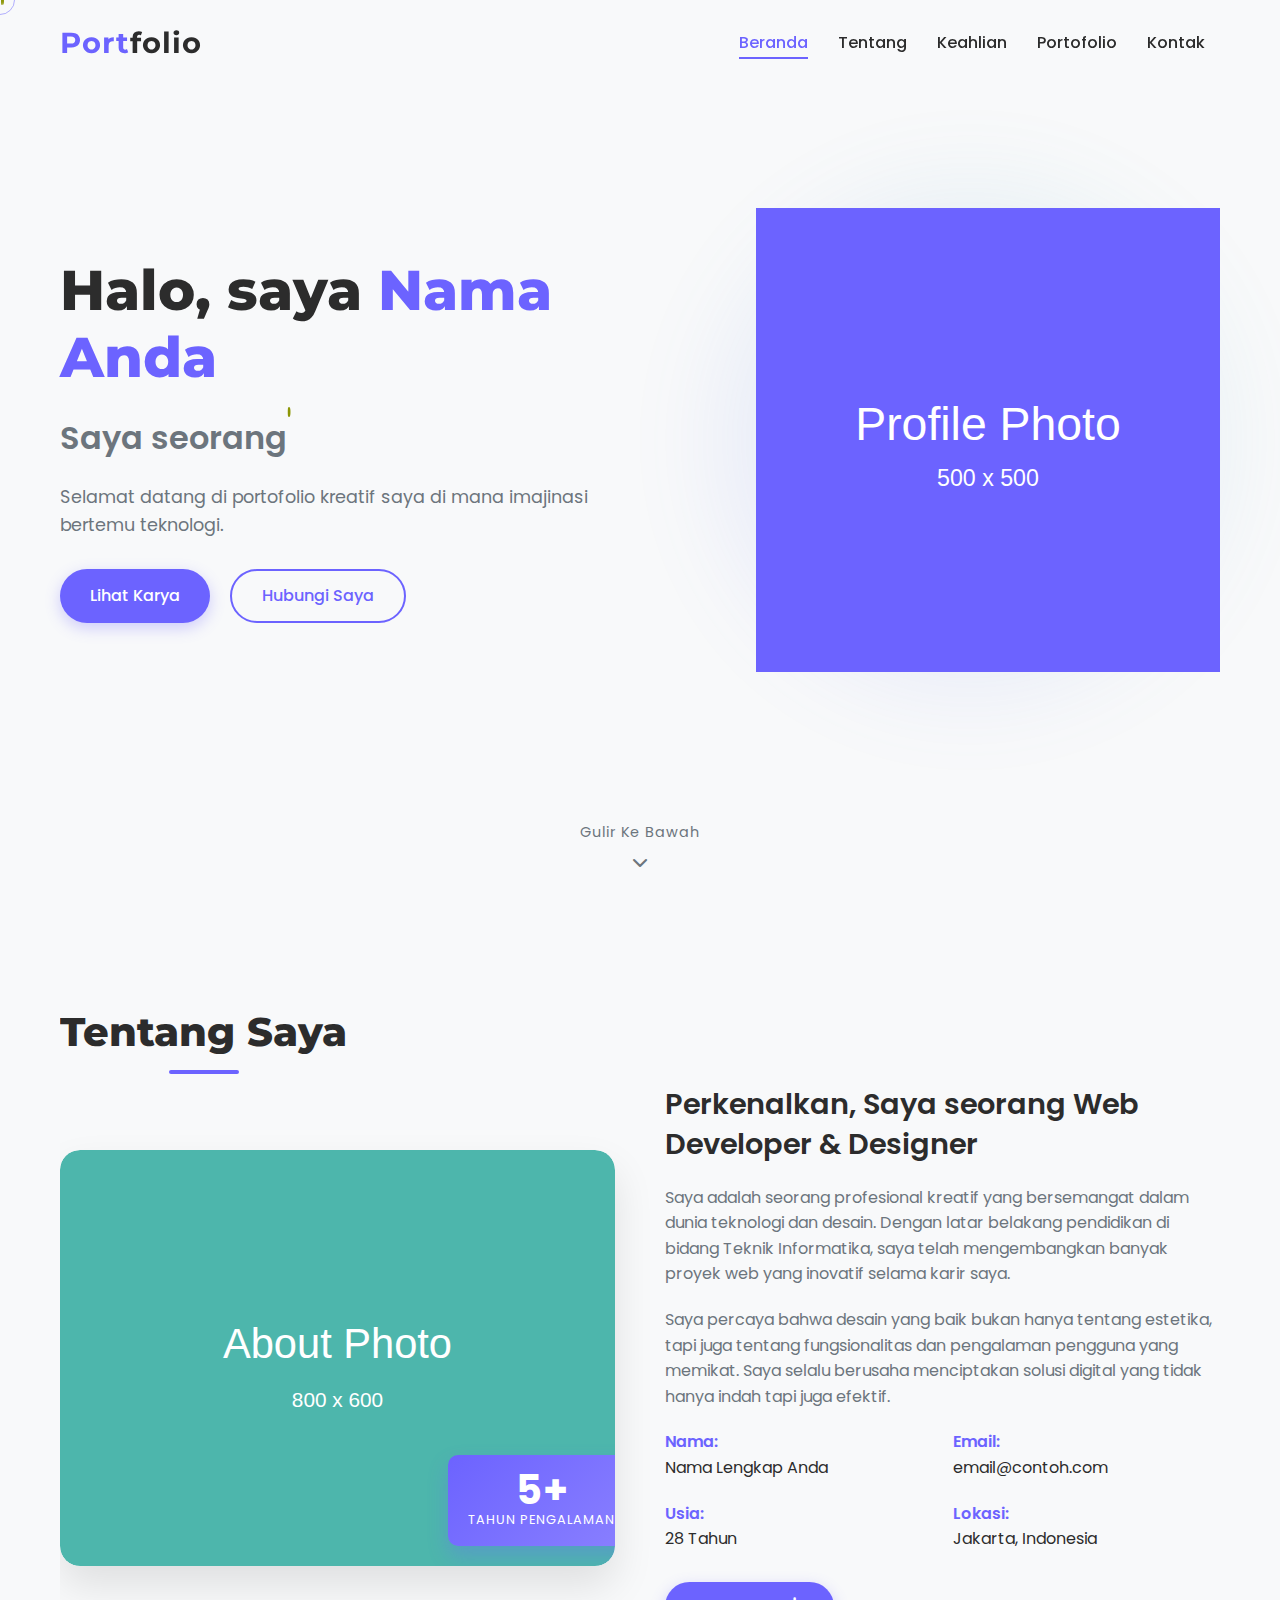
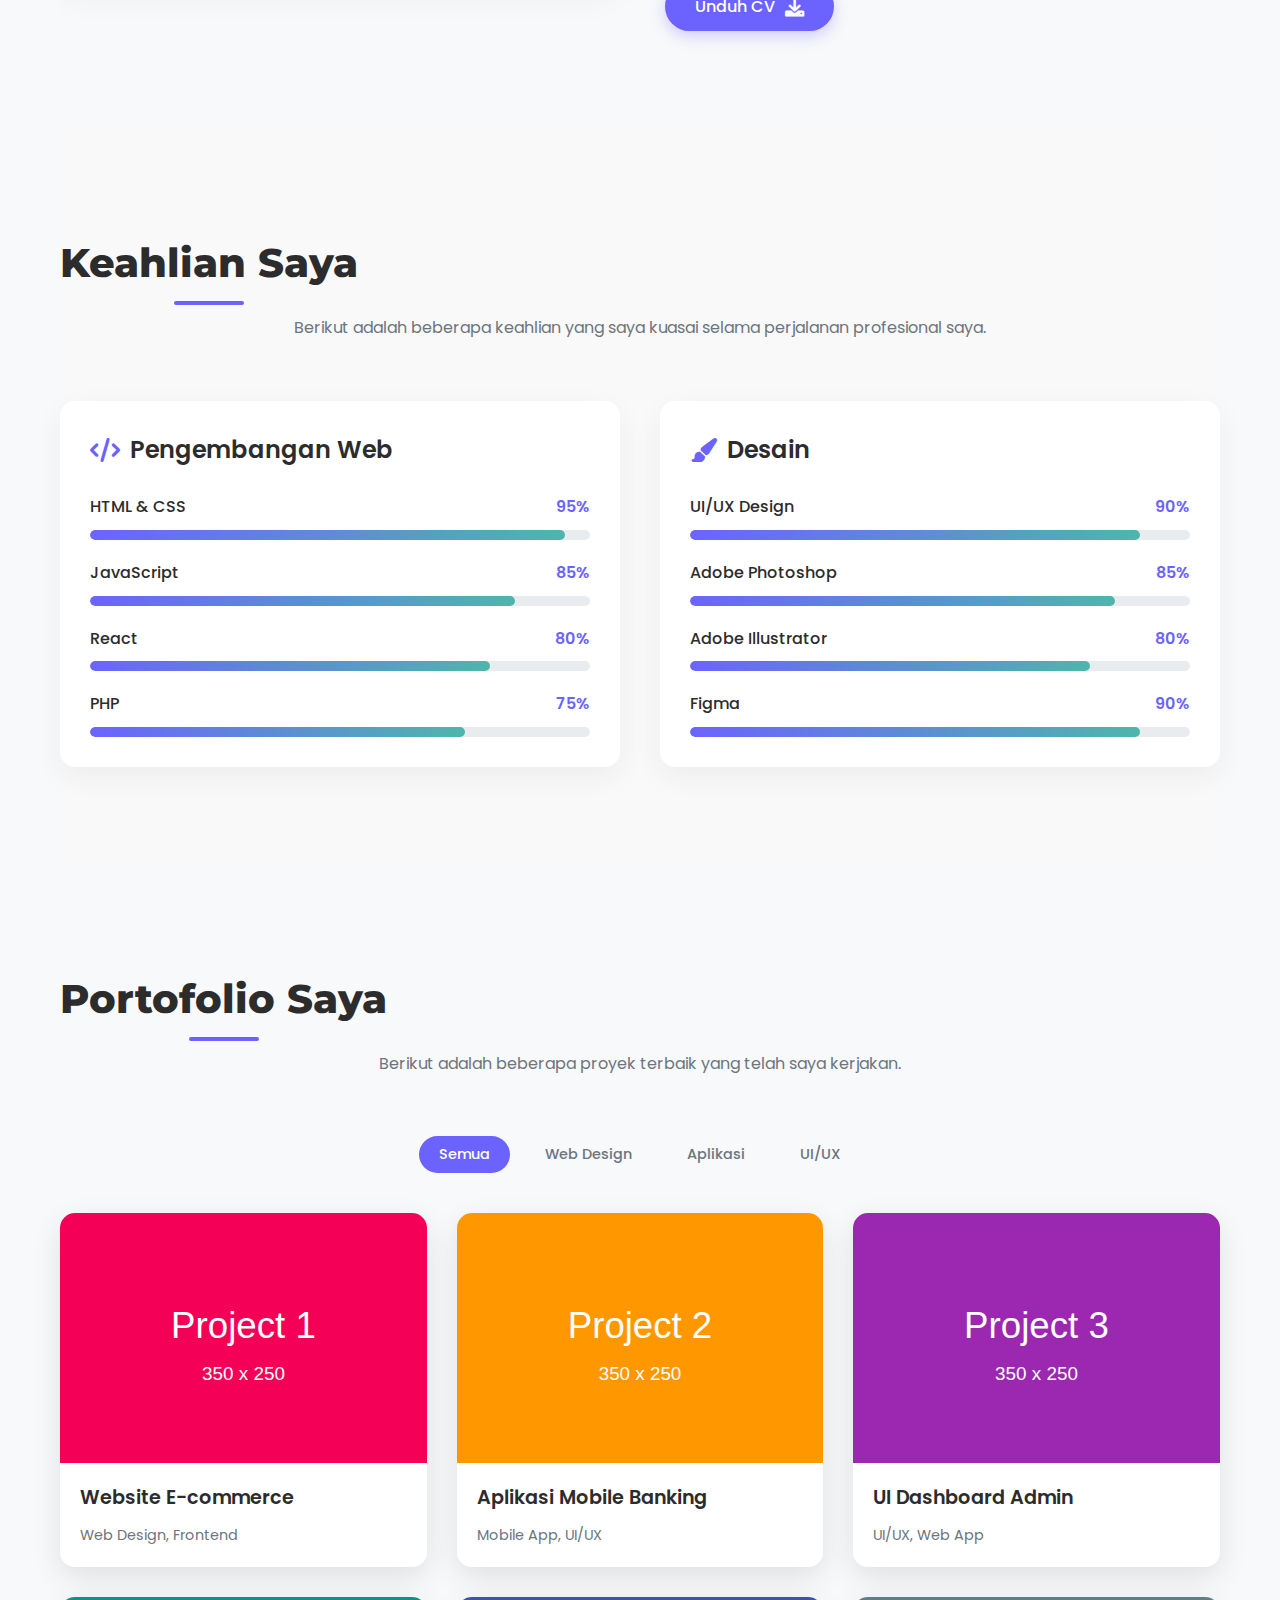
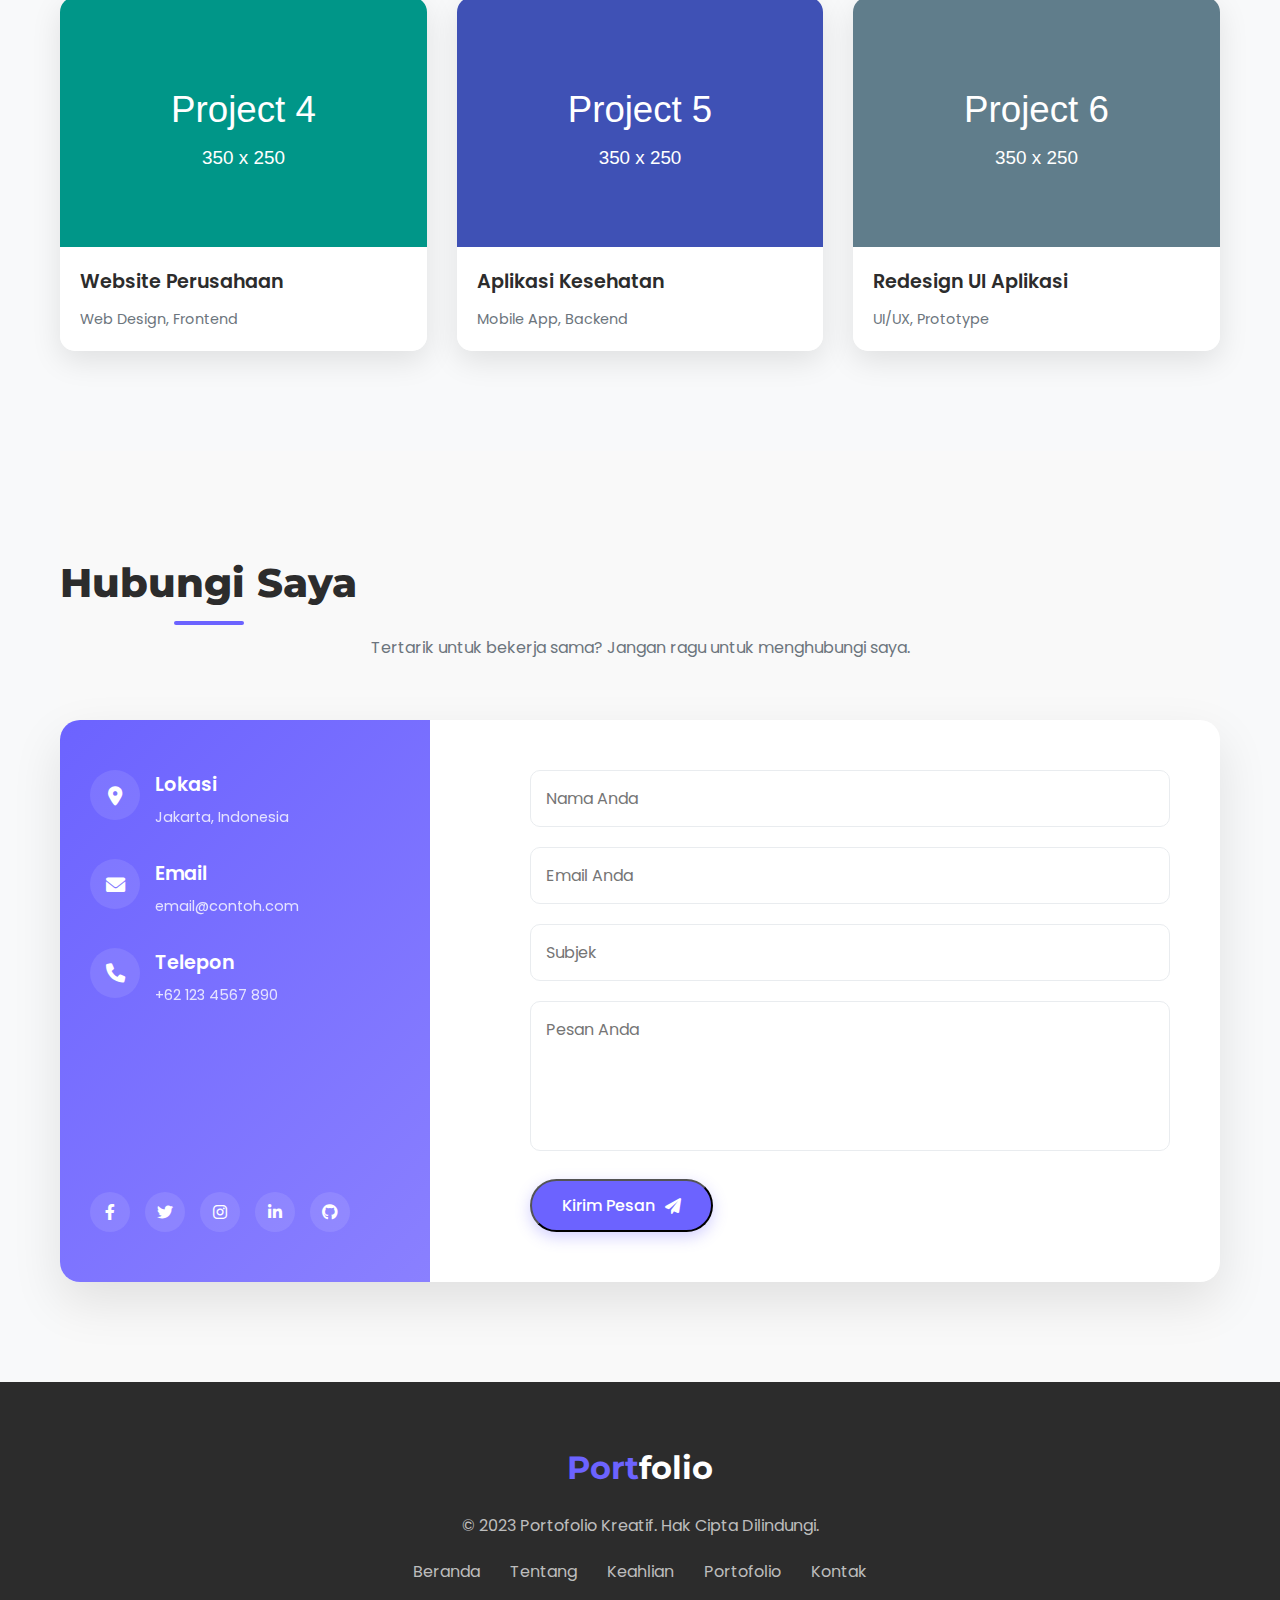
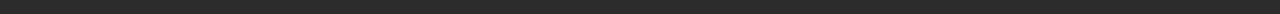
<file: index.html>
<!DOCTYPE html>
<html lang="id">
<head>
    <meta charset="UTF-8">
    <meta name="viewport" content="width=device-width, initial-scale=1.0">
    <title>Portofolio Kreatif</title>
    <link rel="stylesheet" href="css/style.css">
    <link rel="stylesheet" href="https://cdnjs.cloudflare.com/ajax/libs/font-awesome/6.0.0/css/all.min.css">
    <link rel="preconnect" href="https://fonts.googleapis.com">
    <link rel="preconnect" href="https://fonts.gstatic.com" crossorigin>
    <link href="https://fonts.googleapis.com/css2?family=Poppins:wght@300;400;500;600;700&family=Montserrat:wght@700;800;900&display=swap" rel="stylesheet">
</head>
<body>
    <div class="cursor"></div>
    <div class="cursor-follower"></div>

    <div class="container">
        <header>
            <nav>
                <div class="logo">
                    <span>Port</span>folio
                </div>
                <ul class="nav-links">
                    <li><a href="#beranda" class="active">Beranda</a></li>
                    <li><a href="#tentang">Tentang</a></li>
                    <li><a href="#keahlian">Keahlian</a></li>
                    <li><a href="#portofolio">Portofolio</a></li>
                    <li><a href="#kontak">Kontak</a></li>
                </ul>
                <div class="burger">
                    <div class="line1"></div>
                    <div class="line2"></div>
                    <div class="line3"></div>
                </div>
            </nav>
        </header>

        <section id="beranda" class="hero">
            <div class="hero-text">
                <h1>Halo, saya <span class="highlight">Nama Anda</span></h1>
                <h2>Saya seorang <span class="typed-text"></span><span class="cursor">&nbsp;</span></h2>
                <p>Selamat datang di portofolio kreatif saya di mana imajinasi bertemu teknologi.</p>
                <div class="cta-buttons">
                    <a href="#portofolio" class="cta-primary">Lihat Karya</a>
                    <a href="#kontak" class="cta-secondary">Hubungi Saya</a>
                </div>
            </div>
            <div class="hero-image">
                <div class="shape"></div>
                <img src="img/profile.svg" alt="Foto Profil">
            </div>
            <div class="scroll-down">
                <span>Gulir Ke Bawah</span>
                <i class="fas fa-chevron-down"></i>
            </div>
        </section>

        <section id="tentang" class="about">
            <h2 class="section-title">Tentang Saya</h2>
            <div class="about-content">
                <div class="about-image">
                    <div class="image-container">
                        <img src="img/about.svg" alt="Tentang Saya">
                        <div class="experience">
                            <span class="number">5+</span>
                            <span class="text">Tahun Pengalaman</span>
                        </div>
                    </div>
                </div>
                <div class="about-text">
                    <h3>Perkenalkan, Saya seorang <span class="highlight">Web Developer & Designer</span></h3>
                    <p>Saya adalah seorang profesional kreatif yang bersemangat dalam dunia teknologi dan desain. Dengan latar belakang pendidikan di bidang Teknik Informatika, saya telah mengembangkan banyak proyek web yang inovatif selama karir saya.</p>
                    <p>Saya percaya bahwa desain yang baik bukan hanya tentang estetika, tapi juga tentang fungsionalitas dan pengalaman pengguna yang memikat. Saya selalu berusaha menciptakan solusi digital yang tidak hanya indah tapi juga efektif.</p>
                    <div class="about-info">
                        <div class="info-item">
                            <span class="info-title">Nama:</span>
                            <span class="info-value">Nama Lengkap Anda</span>
                        </div>
                        <div class="info-item">
                            <span class="info-title">Email:</span>
                            <span class="info-value">email@contoh.com</span>
                        </div>
                        <div class="info-item">
                            <span class="info-title">Usia:</span>
                            <span class="info-value">28 Tahun</span>
                        </div>
                        <div class="info-item">
                            <span class="info-title">Lokasi:</span>
                            <span class="info-value">Jakarta, Indonesia</span>
                        </div>
                    </div>
                    <a href="#" class="cta-primary download-cv">Unduh CV <i class="fas fa-download"></i></a>
                </div>
            </div>
        </section>

        <section id="keahlian" class="skills">
            <h2 class="section-title">Keahlian Saya</h2>
            <p class="section-description">Berikut adalah beberapa keahlian yang saya kuasai selama perjalanan profesional saya.</p>
            
            <div class="skills-container">
                <div class="skill-category">
                    <h3><i class="fas fa-code"></i> Pengembangan Web</h3>
                    <div class="skill-items">
                        <div class="skill-item">
                            <div class="skill-info">
                                <h4>HTML & CSS</h4>
                                <p>95%</p>
                            </div>
                            <div class="skill-bar">
                                <div class="skill-progress" style="width: 95%;"></div>
                            </div>
                        </div>
                        <div class="skill-item">
                            <div class="skill-info">
                                <h4>JavaScript</h4>
                                <p>85%</p>
                            </div>
                            <div class="skill-bar">
                                <div class="skill-progress" style="width: 85%;"></div>
                            </div>
                        </div>
                        <div class="skill-item">
                            <div class="skill-info">
                                <h4>React</h4>
                                <p>80%</p>
                            </div>
                            <div class="skill-bar">
                                <div class="skill-progress" style="width: 80%;"></div>
                            </div>
                        </div>
                        <div class="skill-item">
                            <div class="skill-info">
                                <h4>PHP</h4>
                                <p>75%</p>
                            </div>
                            <div class="skill-bar">
                                <div class="skill-progress" style="width: 75%;"></div>
                            </div>
                        </div>
                    </div>
                </div>
                
                <div class="skill-category">
                    <h3><i class="fas fa-paint-brush"></i> Desain</h3>
                    <div class="skill-items">
                        <div class="skill-item">
                            <div class="skill-info">
                                <h4>UI/UX Design</h4>
                                <p>90%</p>
                            </div>
                            <div class="skill-bar">
                                <div class="skill-progress" style="width: 90%;"></div>
                            </div>
                        </div>
                        <div class="skill-item">
                            <div class="skill-info">
                                <h4>Adobe Photoshop</h4>
                                <p>85%</p>
                            </div>
                            <div class="skill-bar">
                                <div class="skill-progress" style="width: 85%;"></div>
                            </div>
                        </div>
                        <div class="skill-item">
                            <div class="skill-info">
                                <h4>Adobe Illustrator</h4>
                                <p>80%</p>
                            </div>
                            <div class="skill-bar">
                                <div class="skill-progress" style="width: 80%;"></div>
                            </div>
                        </div>
                        <div class="skill-item">
                            <div class="skill-info">
                                <h4>Figma</h4>
                                <p>90%</p>
                            </div>
                            <div class="skill-bar">
                                <div class="skill-progress" style="width: 90%;"></div>
                            </div>
                        </div>
                    </div>
                </div>
            </div>
        </section>

        <section id="portofolio" class="portfolio">
            <h2 class="section-title">Portofolio Saya</h2>
            <p class="section-description">Berikut adalah beberapa proyek terbaik yang telah saya kerjakan.</p>
            
            <div class="portfolio-filter">
                <button class="filter-btn active" data-filter="all">Semua</button>
                <button class="filter-btn" data-filter="web">Web Design</button>
                <button class="filter-btn" data-filter="app">Aplikasi</button>
                <button class="filter-btn" data-filter="ui">UI/UX</button>
            </div>
            
            <div class="portfolio-grid">
                <div class="portfolio-item" data-category="web">
                    <div class="portfolio-img">
                        <img src="img/portfolio-1.svg" alt="Project 1">
                    </div>
                    <div class="portfolio-info">
                        <h3>Website E-commerce</h3>
                        <p>Web Design, Frontend</p>
                        <a href="#" class="portfolio-link"><i class="fas fa-link"></i></a>
                    </div>
                </div>
                <div class="portfolio-item" data-category="app">
                    <div class="portfolio-img">
                        <img src="img/portfolio-2.svg" alt="Project 2">
                    </div>
                    <div class="portfolio-info">
                        <h3>Aplikasi Mobile Banking</h3>
                        <p>Mobile App, UI/UX</p>
                        <a href="#" class="portfolio-link"><i class="fas fa-link"></i></a>
                    </div>
                </div>
                <div class="portfolio-item" data-category="ui">
                    <div class="portfolio-img">
                        <img src="img/portfolio-3.svg" alt="Project 3">
                    </div>
                    <div class="portfolio-info">
                        <h3>UI Dashboard Admin</h3>
                        <p>UI/UX, Web App</p>
                        <a href="#" class="portfolio-link"><i class="fas fa-link"></i></a>
                    </div>
                </div>
                <div class="portfolio-item" data-category="web">
                    <div class="portfolio-img">
                        <img src="img/portfolio-4.svg" alt="Project 4">
                    </div>
                    <div class="portfolio-info">
                        <h3>Website Perusahaan</h3>
                        <p>Web Design, Frontend</p>
                        <a href="#" class="portfolio-link"><i class="fas fa-link"></i></a>
                    </div>
                </div>
                <div class="portfolio-item" data-category="app">
                    <div class="portfolio-img">
                        <img src="img/portfolio-5.svg" alt="Project 5">
                    </div>
                    <div class="portfolio-info">
                        <h3>Aplikasi Kesehatan</h3>
                        <p>Mobile App, Backend</p>
                        <a href="#" class="portfolio-link"><i class="fas fa-link"></i></a>
                    </div>
                </div>
                <div class="portfolio-item" data-category="ui">
                    <div class="portfolio-img">
                        <img src="img/portfolio-6.svg" alt="Project 6">
                    </div>
                    <div class="portfolio-info">
                        <h3>Redesign UI Aplikasi</h3>
                        <p>UI/UX, Prototype</p>
                        <a href="#" class="portfolio-link"><i class="fas fa-link"></i></a>
                    </div>
                </div>
            </div>
        </section>

        <section id="kontak" class="contact">
            <h2 class="section-title">Hubungi Saya</h2>
            <p class="section-description">Tertarik untuk bekerja sama? Jangan ragu untuk menghubungi saya.</p>
            
            <div class="contact-container">
                <div class="contact-info">
                    <div class="contact-item">
                        <div class="icon">
                            <i class="fas fa-map-marker-alt"></i>
                        </div>
                        <div class="text">
                            <h3>Lokasi</h3>
                            <p>Jakarta, Indonesia</p>
                        </div>
                    </div>
                    <div class="contact-item">
                        <div class="icon">
                            <i class="fas fa-envelope"></i>
                        </div>
                        <div class="text">
                            <h3>Email</h3>
                            <p>email@contoh.com</p>
                        </div>
                    </div>
                    <div class="contact-item">
                        <div class="icon">
                            <i class="fas fa-phone"></i>
                        </div>
                        <div class="text">
                            <h3>Telepon</h3>
                            <p>+62 123 4567 890</p>
                        </div>
                    </div>
                    <div class="social-links">
                        <a href="#" class="social-link"><i class="fab fa-facebook-f"></i></a>
                        <a href="#" class="social-link"><i class="fab fa-twitter"></i></a>
                        <a href="#" class="social-link"><i class="fab fa-instagram"></i></a>
                        <a href="#" class="social-link"><i class="fab fa-linkedin-in"></i></a>
                        <a href="#" class="social-link"><i class="fab fa-github"></i></a>
                    </div>
                </div>
                <div class="contact-form">
                    <form action="#" method="POST">
                        <div class="form-group">
                            <input type="text" name="name" placeholder="Nama Anda" required>
                        </div>
                        <div class="form-group">
                            <input type="email" name="email" placeholder="Email Anda" required>
                        </div>
                        <div class="form-group">
                            <input type="text" name="subject" placeholder="Subjek" required>
                        </div>
                        <div class="form-group">
                            <textarea name="message" placeholder="Pesan Anda" required></textarea>
                        </div>
                        <button type="submit" class="cta-primary">Kirim Pesan <i class="fas fa-paper-plane"></i></button>
                    </form>
                </div>
            </div>
        </section>

        <!-- Tombol Back to Top -->
        <a href="#" class="back-to-top">
            <i class="fas fa-arrow-up"></i>
        </a>
    </div>

    <footer>
        <div class="footer-content">
            <div class="footer-logo">
                <span>Port</span>folio
            </div>
            <p>© 2023 Portofolio Kreatif. Hak Cipta Dilindungi.</p>
            <div class="footer-links">
                <a href="#beranda">Beranda</a>
                <a href="#tentang">Tentang</a>
                <a href="#keahlian">Keahlian</a>
                <a href="#portofolio">Portofolio</a>
                <a href="#kontak">Kontak</a>
            </div>
        </div>
    </footer>

    <script src="js/script.js"></script>
</body>
</html>
</file>
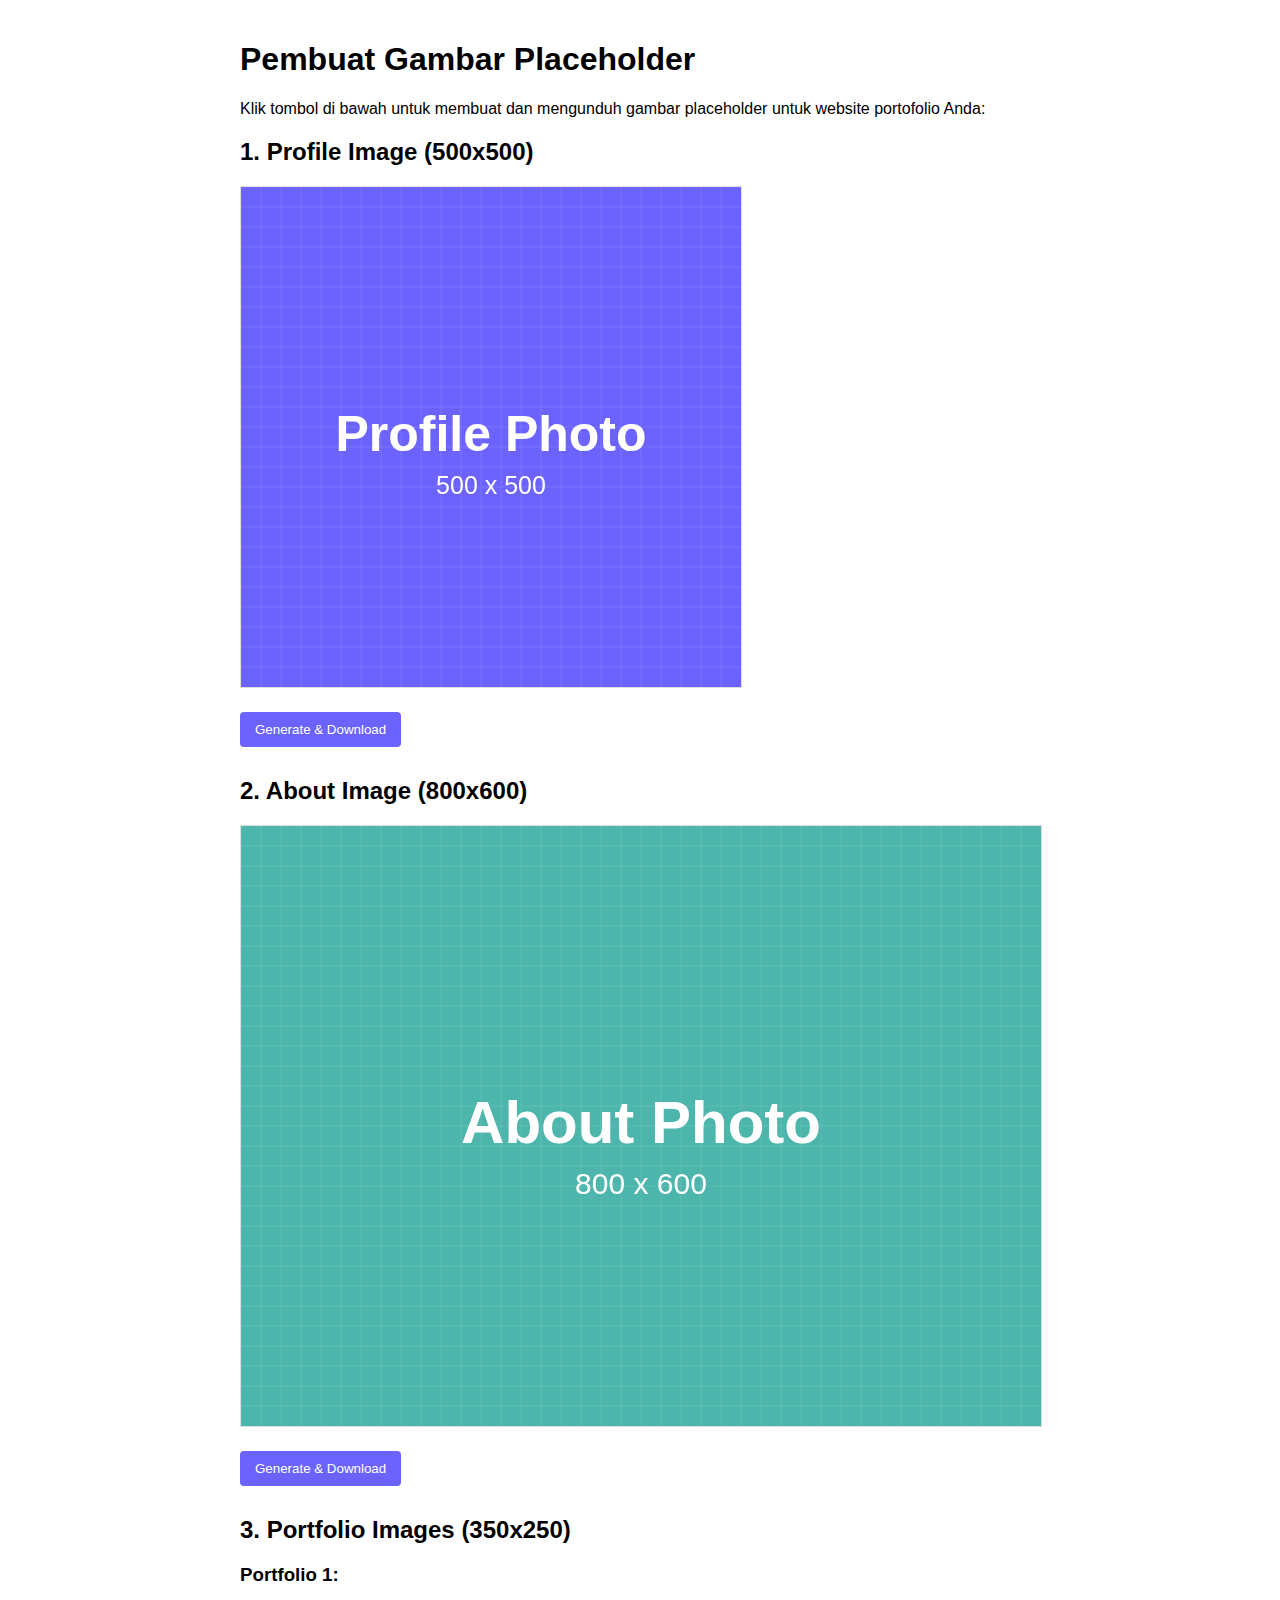
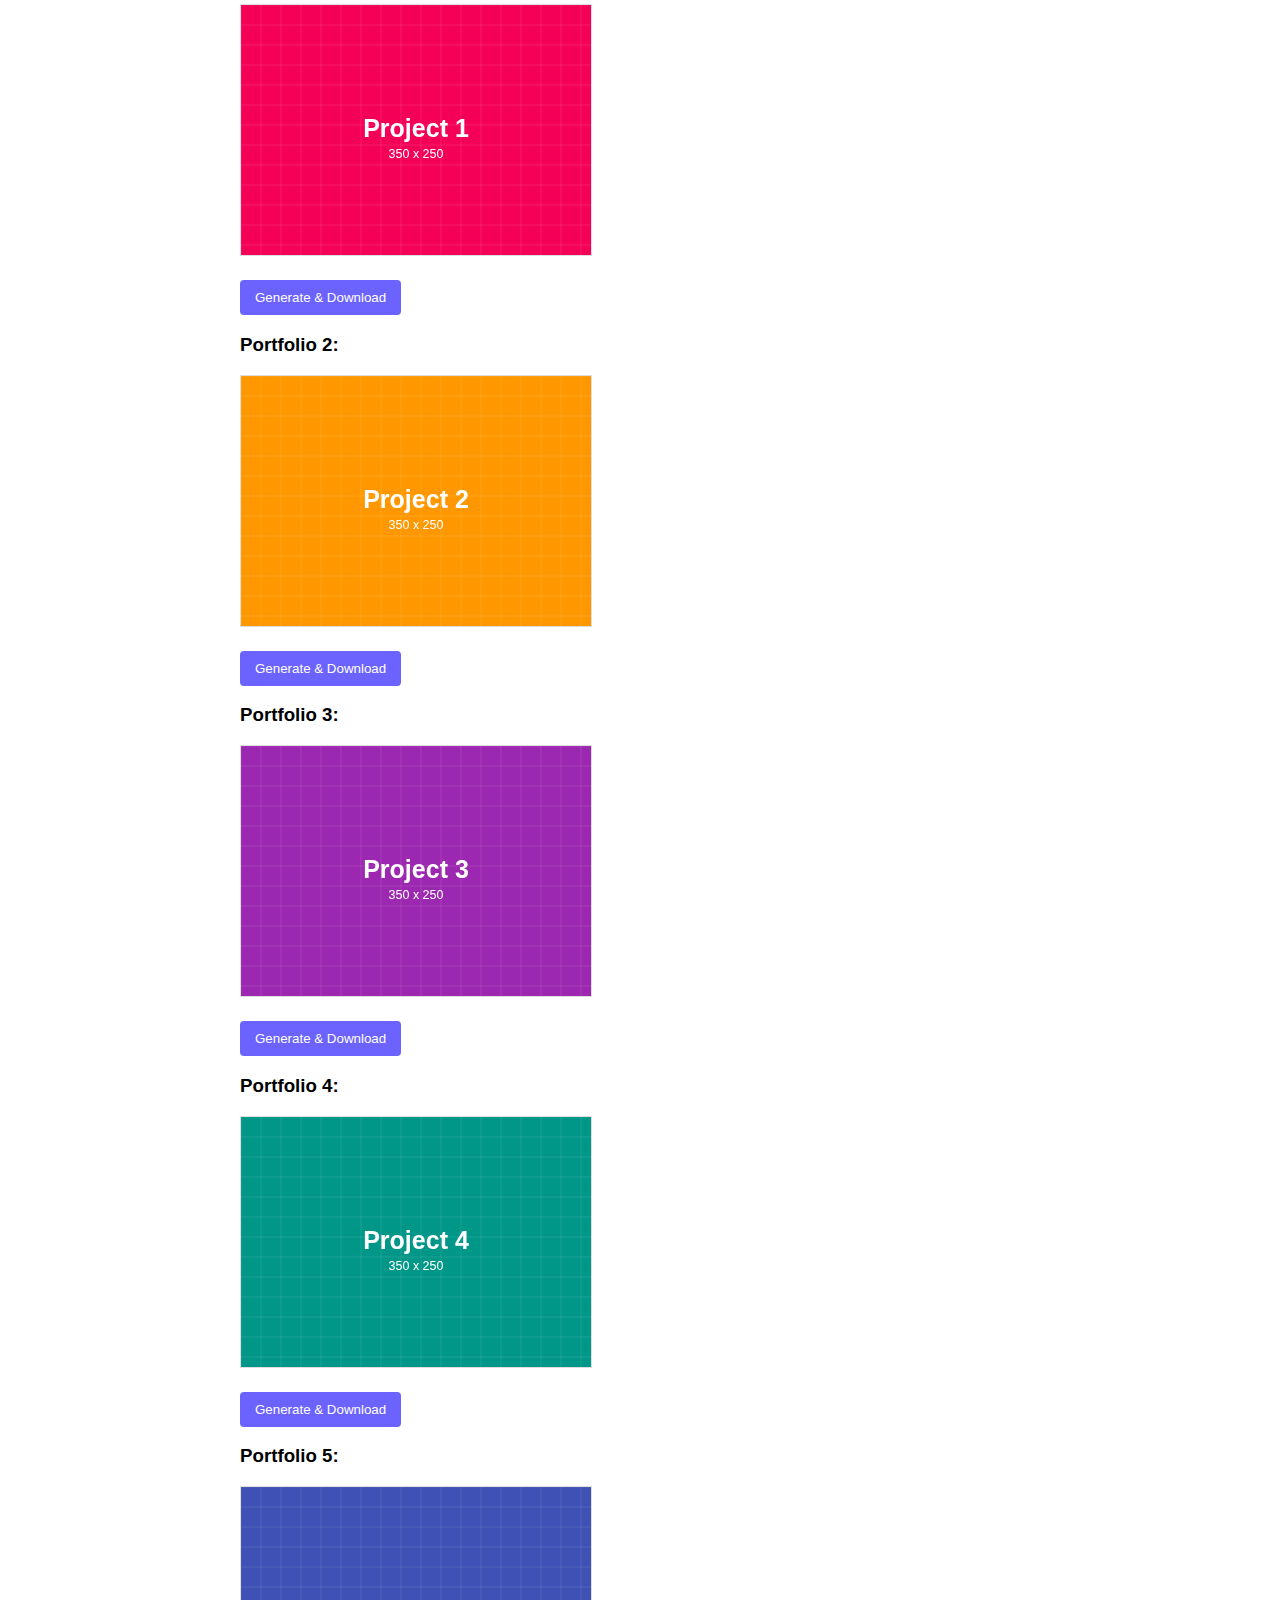
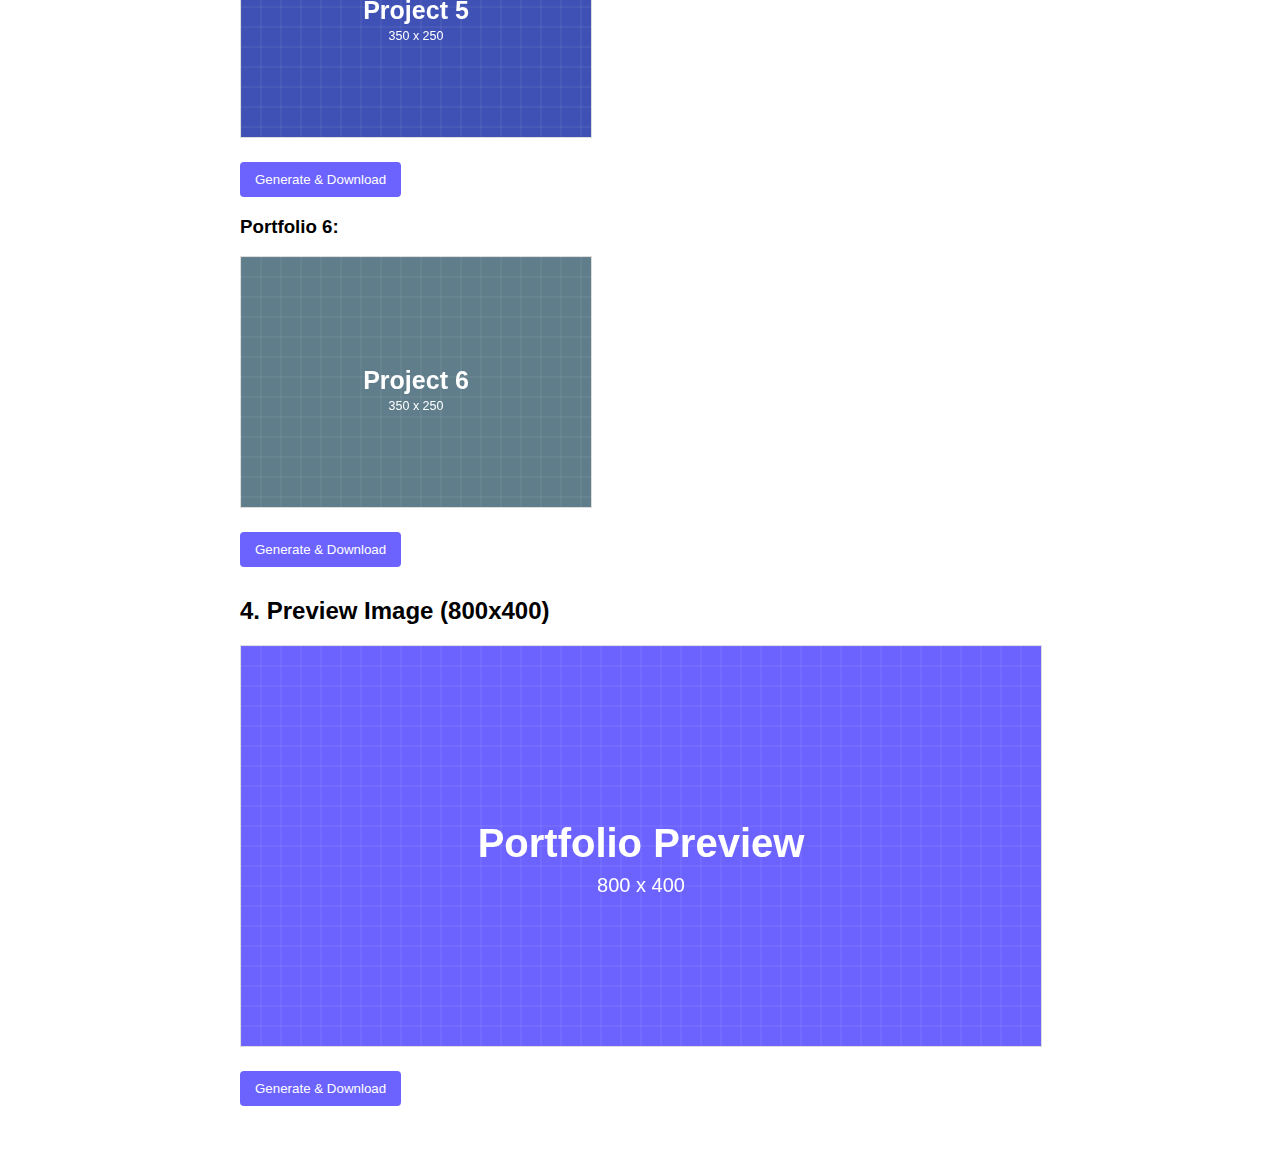
<file: img/generate_images.html>
<!DOCTYPE html>
<html lang="en">
<head>
    <meta charset="UTF-8">
    <meta name="viewport" content="width=device-width, initial-scale=1.0">
    <title>Generate Placeholder Images</title>
    <style>
        body {
            font-family: Arial, sans-serif;
            max-width: 800px;
            margin: 0 auto;
            padding: 20px;
        }
        canvas {
            border: 1px solid #ddd;
            margin-bottom: 20px;
        }
        button {
            background-color: #6c63ff;
            color: white;
            border: none;
            padding: 10px 15px;
            border-radius: 4px;
            cursor: pointer;
            margin-right: 10px;
        }
        .image-container {
            margin-bottom: 30px;
        }
    </style>
</head>
<body>
    <h1>Pembuat Gambar Placeholder</h1>
    <p>Klik tombol di bawah untuk membuat dan mengunduh gambar placeholder untuk website portofolio Anda:</p>
    
    <div class="image-container">
        <h2>1. Profile Image (500x500)</h2>
        <canvas id="profileCanvas" width="500" height="500"></canvas><br>
        <button onclick="generateImage('profileCanvas', '#6c63ff', 'Profile Photo', 'profile.png')">Generate & Download</button>
    </div>
    
    <div class="image-container">
        <h2>2. About Image (800x600)</h2>
        <canvas id="aboutCanvas" width="800" height="600"></canvas><br>
        <button onclick="generateImage('aboutCanvas', '#4db6ac', 'About Photo', 'about.jpg')">Generate & Download</button>
    </div>
    
    <div class="image-container">
        <h2>3. Portfolio Images (350x250)</h2>
        <h3>Portfolio 1:</h3>
        <canvas id="portfolio1Canvas" width="350" height="250"></canvas><br>
        <button onclick="generateImage('portfolio1Canvas', '#f50057', 'Project 1', 'portfolio-1.jpg')">Generate & Download</button>
        
        <h3>Portfolio 2:</h3>
        <canvas id="portfolio2Canvas" width="350" height="250"></canvas><br>
        <button onclick="generateImage('portfolio2Canvas', '#ff9800', 'Project 2', 'portfolio-2.jpg')">Generate & Download</button>
        
        <h3>Portfolio 3:</h3>
        <canvas id="portfolio3Canvas" width="350" height="250"></canvas><br>
        <button onclick="generateImage('portfolio3Canvas', '#9c27b0', 'Project 3', 'portfolio-3.jpg')">Generate & Download</button>
        
        <h3>Portfolio 4:</h3>
        <canvas id="portfolio4Canvas" width="350" height="250"></canvas><br>
        <button onclick="generateImage('portfolio4Canvas', '#009688', 'Project 4', 'portfolio-4.jpg')">Generate & Download</button>
        
        <h3>Portfolio 5:</h3>
        <canvas id="portfolio5Canvas" width="350" height="250"></canvas><br>
        <button onclick="generateImage('portfolio5Canvas', '#3f51b5', 'Project 5', 'portfolio-5.jpg')">Generate & Download</button>
        
        <h3>Portfolio 6:</h3>
        <canvas id="portfolio6Canvas" width="350" height="250"></canvas><br>
        <button onclick="generateImage('portfolio6Canvas', '#607d8b', 'Project 6', 'portfolio-6.jpg')">Generate & Download</button>
    </div>
    
    <div class="image-container">
        <h2>4. Preview Image (800x400)</h2>
        <canvas id="previewCanvas" width="800" height="400"></canvas><br>
        <button onclick="generateImage('previewCanvas', '#6c63ff', 'Portfolio Preview', 'preview.jpg')">Generate & Download</button>
    </div>
    
    <script>
        // Fungsi untuk membuat gambar placeholder dengan warna dan teks
        function generateImage(canvasId, color, text, filename) {
            const canvas = document.getElementById(canvasId);
            const ctx = canvas.getContext('2d');
            const width = canvas.width;
            const height = canvas.height;
            
            // Bersihkan canvas
            ctx.clearRect(0, 0, width, height);
            
            // Isi latar belakang
            ctx.fillStyle = color;
            ctx.fillRect(0, 0, width, height);
            
            // Tambahkan pattern grid
            ctx.strokeStyle = 'rgba(255, 255, 255, 0.1)';
            ctx.lineWidth = 1;
            const gridSize = 20;
            
            // Buat grid horizontal
            for (let y = 0; y < height; y += gridSize) {
                ctx.beginPath();
                ctx.moveTo(0, y);
                ctx.lineTo(width, y);
                ctx.stroke();
            }
            
            // Buat grid vertikal
            for (let x = 0; x < width; x += gridSize) {
                ctx.beginPath();
                ctx.moveTo(x, 0);
                ctx.lineTo(x, height);
                ctx.stroke();
            }
            
            // Tambahkan teks
            ctx.fillStyle = 'white';
            ctx.textAlign = 'center';
            ctx.textBaseline = 'middle';
            
            // Tentukan ukuran font berdasarkan ukuran canvas
            const fontSize = Math.min(width, height) / 10;
            ctx.font = `bold ${fontSize}px Arial`;
            
            // Tambahkan teks
            ctx.fillText(text, width / 2, height / 2);
            
            // Tambahkan ukuran di bawah teks
            ctx.font = `${fontSize / 2}px Arial`;
            ctx.fillText(`${width} x ${height}`, width / 2, height / 2 + fontSize);
            
            // Buat link download
            const link = document.createElement('a');
            link.download = filename;
            link.href = canvas.toDataURL('image/jpeg', 0.8);
            link.click();
        }
        
        // Prerender gambar kosong
        window.onload = function() {
            const canvasIds = [
                'profileCanvas', 'aboutCanvas', 'previewCanvas',
                'portfolio1Canvas', 'portfolio2Canvas', 'portfolio3Canvas',
                'portfolio4Canvas', 'portfolio5Canvas', 'portfolio6Canvas'
            ];
            
            const colors = [
                '#6c63ff', '#4db6ac', '#6c63ff',
                '#f50057', '#ff9800', '#9c27b0',
                '#009688', '#3f51b5', '#607d8b'
            ];
            
            const texts = [
                'Profile Photo', 'About Photo', 'Portfolio Preview',
                'Project 1', 'Project 2', 'Project 3',
                'Project 4', 'Project 5', 'Project 6'
            ];
            
            canvasIds.forEach((id, index) => {
                const canvas = document.getElementById(id);
                const ctx = canvas.getContext('2d');
                const width = canvas.width;
                const height = canvas.height;
                
                // Latar belakang
                ctx.fillStyle = colors[index];
                ctx.fillRect(0, 0, width, height);
                
                // Tambahkan pattern grid
                ctx.strokeStyle = 'rgba(255, 255, 255, 0.1)';
                ctx.lineWidth = 1;
                const gridSize = 20;
                
                // Grid horizontal
                for (let y = 0; y < height; y += gridSize) {
                    ctx.beginPath();
                    ctx.moveTo(0, y);
                    ctx.lineTo(width, y);
                    ctx.stroke();
                }
                
                // Grid vertikal
                for (let x = 0; x < width; x += gridSize) {
                    ctx.beginPath();
                    ctx.moveTo(x, 0);
                    ctx.lineTo(x, height);
                    ctx.stroke();
                }
                
                // Teks
                ctx.fillStyle = 'white';
                ctx.textAlign = 'center';
                ctx.textBaseline = 'middle';
                
                // Ukuran font
                const fontSize = Math.min(width, height) / 10;
                ctx.font = `bold ${fontSize}px Arial`;
                
                // Tambahkan teks
                ctx.fillText(texts[index], width / 2, height / 2);
                
                // Tambahkan ukuran
                ctx.font = `${fontSize / 2}px Arial`;
                ctx.fillText(`${width} x ${height}`, width / 2, height / 2 + fontSize);
            });
        };
    </script>
</body>
</html>
</file>
<file: css/style.css>
/* ======= VARIABEL & RESET ======= */
:root {
    --primary-color: #6c63ff;
    --secondary-color: #f50057;
    --accent-color: #4db6ac;
    --dark-color: #2c2c2c;
    --light-color: #f8f9fa;
    --gray-color: #6c757d;
    --success-color: #28a745;
    --warning-color: #ffc107;
    --danger-color: #dc3545;
    --heading-font: 'Montserrat', sans-serif;
    --body-font: 'Poppins', sans-serif;
    --transition: all 0.3s ease;
    --section-padding: 100px 0;
}

* {
    margin: 0;
    padding: 0;
    box-sizing: border-box;
}

html {
    scroll-behavior: smooth;
}

body {
    font-family: var(--body-font);
    line-height: 1.6;
    color: var(--dark-color);
    overflow-x: hidden;
    background-color: var(--light-color);
}

a {
    text-decoration: none;
    color: var(--dark-color);
    transition: var(--transition);
}

ul {
    list-style: none;
}

img {
    max-width: 100%;
    height: auto;
}

button, input, textarea {
    font-family: var(--body-font);
}

.container {
    max-width: 1200px;
    margin: 0 auto;
    padding: 0 20px;
}

section {
    padding: var(--section-padding);
}

/* ======= CURSOR PERSONALIZADO ======= */
.cursor {
    position: fixed;
    width: 10px;
    height: 10px;
    border-radius: 50%;
    background-color: var(--primary-color);
    pointer-events: none;
    transform: translate(-50%, -50%);
    z-index: 9999;
    mix-blend-mode: difference;
}

.cursor-follower {
    position: fixed;
    width: 30px;
    height: 30px;
    border-radius: 50%;
    border: 1px solid var(--primary-color);
    pointer-events: none;
    transform: translate(-50%, -50%);
    z-index: 9998;
    transition: 0.1s ease;
    opacity: 0.5;
}

/* ======= HEADER & NAVIGASI ======= */
header {
    position: fixed;
    top: 0;
    left: 0;
    width: 100%;
    padding: 20px 0;
    z-index: 1000;
    transition: var(--transition);
    background-color: transparent;
}

header.scrolled {
    background-color: rgba(255, 255, 255, 0.95);
    box-shadow: 0 5px 20px rgba(0, 0, 0, 0.1);
    padding: 15px 0;
}

nav {
    display: flex;
    justify-content: space-between;
    align-items: center;
    max-width: 1200px;
    margin: 0 auto;
    padding: 0 20px;
}

.logo {
    font-family: var(--heading-font);
    font-size: 1.8rem;
    font-weight: 700;
    letter-spacing: 1px;
}

.logo span {
    color: var(--primary-color);
}

.nav-links {
    display: flex;
    align-items: center;
}

.nav-links li {
    margin: 0 15px;
}

.nav-links a {
    font-weight: 500;
    font-size: 1rem;
    position: relative;
    padding: 5px 0;
}

.nav-links a:hover {
    color: var(--primary-color);
}

.nav-links a.active {
    color: var(--primary-color);
}

.nav-links a::after {
    content: '';
    position: absolute;
    bottom: 0;
    left: 0;
    width: 0;
    height: 2px;
    background-color: var(--primary-color);
    transition: var(--transition);
}

.nav-links a:hover::after,
.nav-links a.active::after {
    width: 100%;
}

.burger {
    display: none;
    cursor: pointer;
}

.burger div {
    width: 25px;
    height: 2px;
    background-color: var(--dark-color);
    margin: 5px;
    transition: var(--transition);
}

/* ======= HERO SECTION ======= */
.hero {
    height: 100vh;
    display: flex;
    align-items: center;
    justify-content: space-between;
    position: relative;
    padding-top: 80px;
}

.hero-text {
    flex: 1;
    max-width: 600px;
}

.hero-text h1 {
    font-family: var(--heading-font);
    font-size: 3.5rem;
    font-weight: 800;
    margin-bottom: 20px;
    line-height: 1.2;
}

.hero-text h2 {
    font-family: var(--body-font);
    font-size: 2rem;
    font-weight: 600;
    margin-bottom: 20px;
    color: var(--gray-color);
}

.hero-text p {
    font-size: 1.1rem;
    margin-bottom: 30px;
    color: var(--gray-color);
}

.hero-text .highlight {
    color: var(--primary-color);
    position: relative;
}

.hero-text .highlight::after {
    content: '';
    position: absolute;
    width: 100%;
    height: 30%;
    bottom: 0;
    left: 0;
    background-color: rgba(108, 99, 255, 0.2);
    z-index: -1;
}

.hero-image {
    flex: 1;
    display: flex;
    justify-content: flex-end;
    align-items: center;
    position: relative;
}

.hero-image img {
    max-width: 80%;
    position: relative;
    z-index: 2;
    animation: float 6s ease-in-out infinite;
}

.shape {
    position: absolute;
    width: 500px;
    height: 500px;
    border-radius: 50%;
    background: linear-gradient(45deg, var(--primary-color), var(--accent-color));
    opacity: 0.1;
    filter: blur(50px);
    z-index: 1;
}

.cta-buttons {
    display: flex;
    gap: 20px;
}

.cta-primary, .cta-secondary {
    padding: 12px 30px;
    border-radius: 50px;
    font-weight: 500;
    font-size: 1rem;
    transition: var(--transition);
    display: inline-flex;
    align-items: center;
    gap: 10px;
}

.cta-primary {
    background-color: var(--primary-color);
    color: white;
    box-shadow: 0 5px 15px rgba(108, 99, 255, 0.3);
}

.cta-primary:hover {
    background-color: #5a52d5;
    transform: translateY(-3px);
    box-shadow: 0 8px 20px rgba(108, 99, 255, 0.4);
}

.cta-secondary {
    background-color: transparent;
    color: var(--primary-color);
    border: 2px solid var(--primary-color);
}

.cta-secondary:hover {
    background-color: var(--primary-color);
    color: white;
    transform: translateY(-3px);
}

.typed-text {
    color: var(--primary-color);
    font-weight: 700;
}

.cursor {
    display: inline-block;
    width: 3px;
    background-color: var(--primary-color);
    margin-left: 2px;
    animation: blink 1s infinite;
}

@keyframes blink {
    0% { opacity: 1; }
    50% { opacity: 0; }
    100% { opacity: 1; }
}

.scroll-down {
    position: absolute;
    bottom: 30px;
    left: 50%;
    transform: translateX(-50%);
    display: flex;
    flex-direction: column;
    align-items: center;
    gap: 10px;
    color: var(--gray-color);
    animation: bounce 2s infinite;
}

.scroll-down span {
    font-size: 0.9rem;
    letter-spacing: 1px;
}

@keyframes bounce {
    0%, 20%, 50%, 80%, 100% { transform: translateY(0) translateX(-50%); }
    40% { transform: translateY(-20px) translateX(-50%); }
    60% { transform: translateY(-10px) translateX(-50%); }
}

@keyframes float {
    0% { transform: translateY(0px); }
    50% { transform: translateY(-20px); }
    100% { transform: translateY(0px); }
}

/* ======= ABOUT SECTION ======= */
.section-title {
    font-family: var(--heading-font);
    font-size: 2.5rem;
    font-weight: 800;
    text-align: center;
    margin-bottom: 20px;
    position: relative;
    display: inline-block;
}

.section-title::after {
    content: '';
    position: absolute;
    bottom: -10px;
    left: 50%;
    transform: translateX(-50%);
    width: 70px;
    height: 4px;
    background-color: var(--primary-color);
    border-radius: 10px;
}

.section-description {
    text-align: center;
    max-width: 700px;
    margin: 0 auto 60px;
    color: var(--gray-color);
}

.about {
    position: relative;
    overflow: hidden;
}

.about-content {
    display: flex;
    align-items: center;
    justify-content: space-between;
    gap: 50px;
}

.about-image {
    flex: 1;
    position: relative;
}

.image-container {
    position: relative;
    border-radius: 20px;
    overflow: hidden;
    box-shadow: 0 20px 40px rgba(0, 0, 0, 0.1);
}

.about-image img {
    display: block;
    width: 100%;
    object-fit: cover;
    border-radius: 20px;
    transition: var(--transition);
}

.about-image:hover img {
    transform: scale(1.05);
}

.experience {
    position: absolute;
    bottom: 20px;
    right: -20px;
    background: linear-gradient(135deg, var(--primary-color), #8a80ff);
    color: white;
    padding: 15px 20px;
    border-radius: 10px;
    box-shadow: 0 10px 20px rgba(108, 99, 255, 0.3);
    display: flex;
    flex-direction: column;
    align-items: center;
}

.experience .number {
    font-size: 2.5rem;
    font-weight: 700;
    line-height: 1;
}

.experience .text {
    font-size: 0.8rem;
    text-transform: uppercase;
    letter-spacing: 1px;
}

.about-text {
    flex: 1;
}

.about-text h3 {
    font-size: 1.8rem;
    margin-bottom: 20px;
    font-weight: 600;
    line-height: 1.4;
}

.about-text p {
    margin-bottom: 20px;
    color: var(--gray-color);
}

.about-info {
    display: grid;
    grid-template-columns: repeat(2, 1fr);
    gap: 20px;
    margin-bottom: 30px;
}

.info-item {
    display: flex;
    flex-direction: column;
}

.info-title {
    font-weight: 600;
    color: var(--primary-color);
}

.download-cv {
    display: inline-flex;
    align-items: center;
    gap: 10px;
}

.download-cv i {
    font-size: 1.2rem;
}

/* ======= SKILLS SECTION ======= */
.skills {
    background-color: #f9f9f9;
    position: relative;
}

.skills-container {
    display: grid;
    grid-template-columns: repeat(2, 1fr);
    gap: 40px;
}

.skill-category {
    background-color: white;
    border-radius: 15px;
    padding: 30px;
    box-shadow: 0 10px 30px rgba(0, 0, 0, 0.05);
    transition: var(--transition);
}

.skill-category:hover {
    transform: translateY(-10px);
    box-shadow: 0 15px 40px rgba(0, 0, 0, 0.1);
}

.skill-category h3 {
    font-size: 1.5rem;
    font-weight: 600;
    margin-bottom: 25px;
    color: var(--dark-color);
    display: flex;
    align-items: center;
    gap: 10px;
}

.skill-category h3 i {
    color: var(--primary-color);
}

.skill-items {
    display: flex;
    flex-direction: column;
    gap: 20px;
}

.skill-item {
    width: 100%;
}

.skill-info {
    display: flex;
    justify-content: space-between;
    margin-bottom: 10px;
}

.skill-info h4 {
    font-weight: 500;
}

.skill-info p {
    font-weight: 600;
    color: var(--primary-color);
}

.skill-bar {
    width: 100%;
    height: 10px;
    background-color: #e9ecef;
    border-radius: 10px;
    overflow: hidden;
}

.skill-progress {
    height: 100%;
    background: linear-gradient(to right, var(--primary-color), var(--accent-color));
    border-radius: 10px;
    position: relative;
    animation: progress 1.5s ease-in-out forwards;
}

@keyframes progress {
    0% { width: 0; }
}

/* ======= PORTFOLIO SECTION ======= */
.portfolio {
    position: relative;
}

.portfolio-filter {
    display: flex;
    justify-content: center;
    gap: 15px;
    margin-bottom: 40px;
    flex-wrap: wrap;
}

.filter-btn {
    background: none;
    border: none;
    padding: 8px 20px;
    border-radius: 50px;
    font-size: 0.9rem;
    font-weight: 500;
    color: var(--gray-color);
    cursor: pointer;
    transition: var(--transition);
}

.filter-btn:hover, .filter-btn.active {
    background-color: var(--primary-color);
    color: white;
}

.portfolio-grid {
    display: grid;
    grid-template-columns: repeat(auto-fill, minmax(350px, 1fr));
    gap: 30px;
}

.portfolio-item {
    border-radius: 15px;
    overflow: hidden;
    position: relative;
    box-shadow: 0 10px 30px rgba(0, 0, 0, 0.1);
    transition: var(--transition);
}

.portfolio-item:hover {
    transform: translateY(-10px);
    box-shadow: 0 15px 40px rgba(0, 0, 0, 0.2);
}

.portfolio-img {
    position: relative;
    overflow: hidden;
    height: 250px;
}

.portfolio-img img {
    width: 100%;
    height: 100%;
    object-fit: cover;
    transition: var(--transition);
}

.portfolio-item:hover .portfolio-img img {
    transform: scale(1.1);
}

.portfolio-info {
    padding: 20px;
    background-color: white;
    position: relative;
    z-index: 1;
}

.portfolio-info h3 {
    font-size: 1.2rem;
    font-weight: 600;
    margin-bottom: 10px;
}

.portfolio-info p {
    color: var(--gray-color);
    font-size: 0.9rem;
}

.portfolio-link {
    position: absolute;
    top: 20px;
    right: 20px;
    width: 40px;
    height: 40px;
    border-radius: 50%;
    background-color: var(--primary-color);
    color: white;
    display: flex;
    align-items: center;
    justify-content: center;
    transform: translateY(20px);
    opacity: 0;
    transition: var(--transition);
}

.portfolio-item:hover .portfolio-link {
    transform: translateY(0);
    opacity: 1;
}

/* ======= CONTACT SECTION ======= */
.contact {
    background-color: #f9f9f9;
    position: relative;
}

.contact-container {
    display: grid;
    grid-template-columns: 1fr 2fr;
    gap: 50px;
    background-color: white;
    border-radius: 20px;
    overflow: hidden;
    box-shadow: 0 20px 50px rgba(0, 0, 0, 0.1);
}

.contact-info {
    background: linear-gradient(135deg, var(--primary-color), #8a80ff);
    padding: 50px 30px;
    color: white;
    display: flex;
    flex-direction: column;
    justify-content: space-between;
}

.contact-item {
    display: flex;
    align-items: flex-start;
    margin-bottom: 30px;
    gap: 15px;
}

.contact-item .icon {
    width: 50px;
    height: 50px;
    background-color: rgba(255, 255, 255, 0.1);
    border-radius: 50%;
    display: flex;
    align-items: center;
    justify-content: center;
    font-size: 1.2rem;
}

.contact-item .text h3 {
    font-size: 1.2rem;
    font-weight: 600;
    margin-bottom: 5px;
}

.contact-item .text p {
    font-size: 0.9rem;
    opacity: 0.8;
}

.social-links {
    display: flex;
    gap: 15px;
    margin-top: auto;
}

.social-link {
    width: 40px;
    height: 40px;
    border-radius: 50%;
    background-color: rgba(255, 255, 255, 0.1);
    color: white;
    display: flex;
    align-items: center;
    justify-content: center;
    transition: var(--transition);
}

.social-link:hover {
    background-color: white;
    color: var(--primary-color);
    transform: translateY(-5px);
}

.contact-form {
    padding: 50px;
}

.form-group {
    margin-bottom: 20px;
}

.form-group input, .form-group textarea {
    width: 100%;
    padding: 15px;
    border: 1px solid #e9ecef;
    border-radius: 10px;
    font-size: 1rem;
    transition: var(--transition);
}

.form-group textarea {
    height: 150px;
    resize: none;
}

.form-group input:focus, .form-group textarea:focus {
    outline: none;
    border-color: var(--primary-color);
    box-shadow: 0 0 0 3px rgba(108, 99, 255, 0.1);
}

/* ======= FOOTER ======= */
footer {
    background-color: #2c2c2c;
    color: white;
    padding: 60px 0 30px;
}

.footer-content {
    max-width: 1200px;
    margin: 0 auto;
    padding: 0 20px;
    text-align: center;
}

.footer-logo {
    font-family: var(--heading-font);
    font-size: 2rem;
    font-weight: 700;
    margin-bottom: 20px;
}

.footer-logo span {
    color: var(--primary-color);
}

.footer-content p {
    margin-bottom: 20px;
    color: rgba(255, 255, 255, 0.7);
}

.footer-links {
    display: flex;
    justify-content: center;
    gap: 30px;
    flex-wrap: wrap;
}

.footer-links a {
    color: rgba(255, 255, 255, 0.7);
    transition: var(--transition);
}

.footer-links a:hover {
    color: var(--primary-color);
}

/* ======= BACK TO TOP BUTTON ======= */
.back-to-top {
    position: fixed;
    bottom: 30px;
    right: 30px;
    width: 50px;
    height: 50px;
    background-color: var(--primary-color);
    color: white;
    border-radius: 50%;
    display: flex;
    justify-content: center;
    align-items: center;
    font-size: 1.2rem;
    cursor: pointer;
    transition: all 0.3s ease;
    opacity: 0;
    transform: translateY(20px);
    z-index: 999;
    box-shadow: 0 4px 10px rgba(0, 0, 0, 0.15);
}

.back-to-top.show {
    opacity: 1;
    transform: translateY(0);
}

.back-to-top:hover {
    background-color: var(--secondary-color);
    transform: translateY(-5px);
}

/* ======= RESPONSIVE DESIGN ======= */
@media (max-width: 1024px) {
    .hero-text h1 {
        font-size: 3rem;
    }
    
    .hero-text h2 {
        font-size: 1.8rem;
    }
    
    .about-content {
        flex-direction: column;
    }
    
    .about-image, .about-text {
        width: 100%;
    }
    
    .skills-container {
        grid-template-columns: 1fr;
    }
    
    .contact-container {
        grid-template-columns: 1fr;
    }
}

@media (max-width: 768px) {
    .nav-links {
        position: absolute;
        top: 80px;
        right: 0;
        width: 60%;
        height: calc(100vh - 80px);
        background-color: white;
        flex-direction: column;
        align-items: center;
        justify-content: flex-start;
        padding-top: 50px;
        clip-path: circle(100px at 90% -15%);
        -webkit-clip-path: circle(100px at 90% -15%);
        transition: all 0.5s ease-out;
        box-shadow: 0 10px 30px rgba(0, 0, 0, 0.1);
        opacity: 0;
        pointer-events: none;
    }

    .nav-links.open {
        clip-path: circle(1000px at 90% -15%);
        -webkit-clip-path: circle(1000px at 90% -15%);
        opacity: 1;
        pointer-events: all;
    }

    .nav-links li {
        margin: 20px 0;
    }

    .burger {
        display: block;
    }

    .hero {
        flex-direction: column;
        height: auto;
        padding-top: 120px;
        padding-bottom: 50px;
        text-align: center;
    }

    .hero-text {
        order: 2;
        margin-top: 50px;
    }

    .hero-image {
        order: 1;
        justify-content: center;
    }

    .cta-buttons {
        justify-content: center;
    }

    .hero-text h1 {
        font-size: 2.5rem;
    }

    .hero-text h2 {
        font-size: 1.5rem;
    }

    .portfolio-grid {
        grid-template-columns: repeat(auto-fill, minmax(300px, 1fr));
    }

    .contact-form {
        padding: 30px;
    }
}

@media (max-width: 480px) {
    .hero-text h1 {
        font-size: 2rem;
    }

    .hero-text h2 {
        font-size: 1.2rem;
    }

    .section-title {
        font-size: 2rem;
    }

    .about-info {
        grid-template-columns: 1fr;
    }

    .cta-buttons {
        flex-direction: column;
        gap: 15px;
    }

    .portfolio-grid {
        grid-template-columns: 1fr;
    }

    .portfolio-filter {
        flex-direction: column;
        align-items: center;
    }

    .contact-info {
        padding: 30px 20px;
    }
}
</file>
